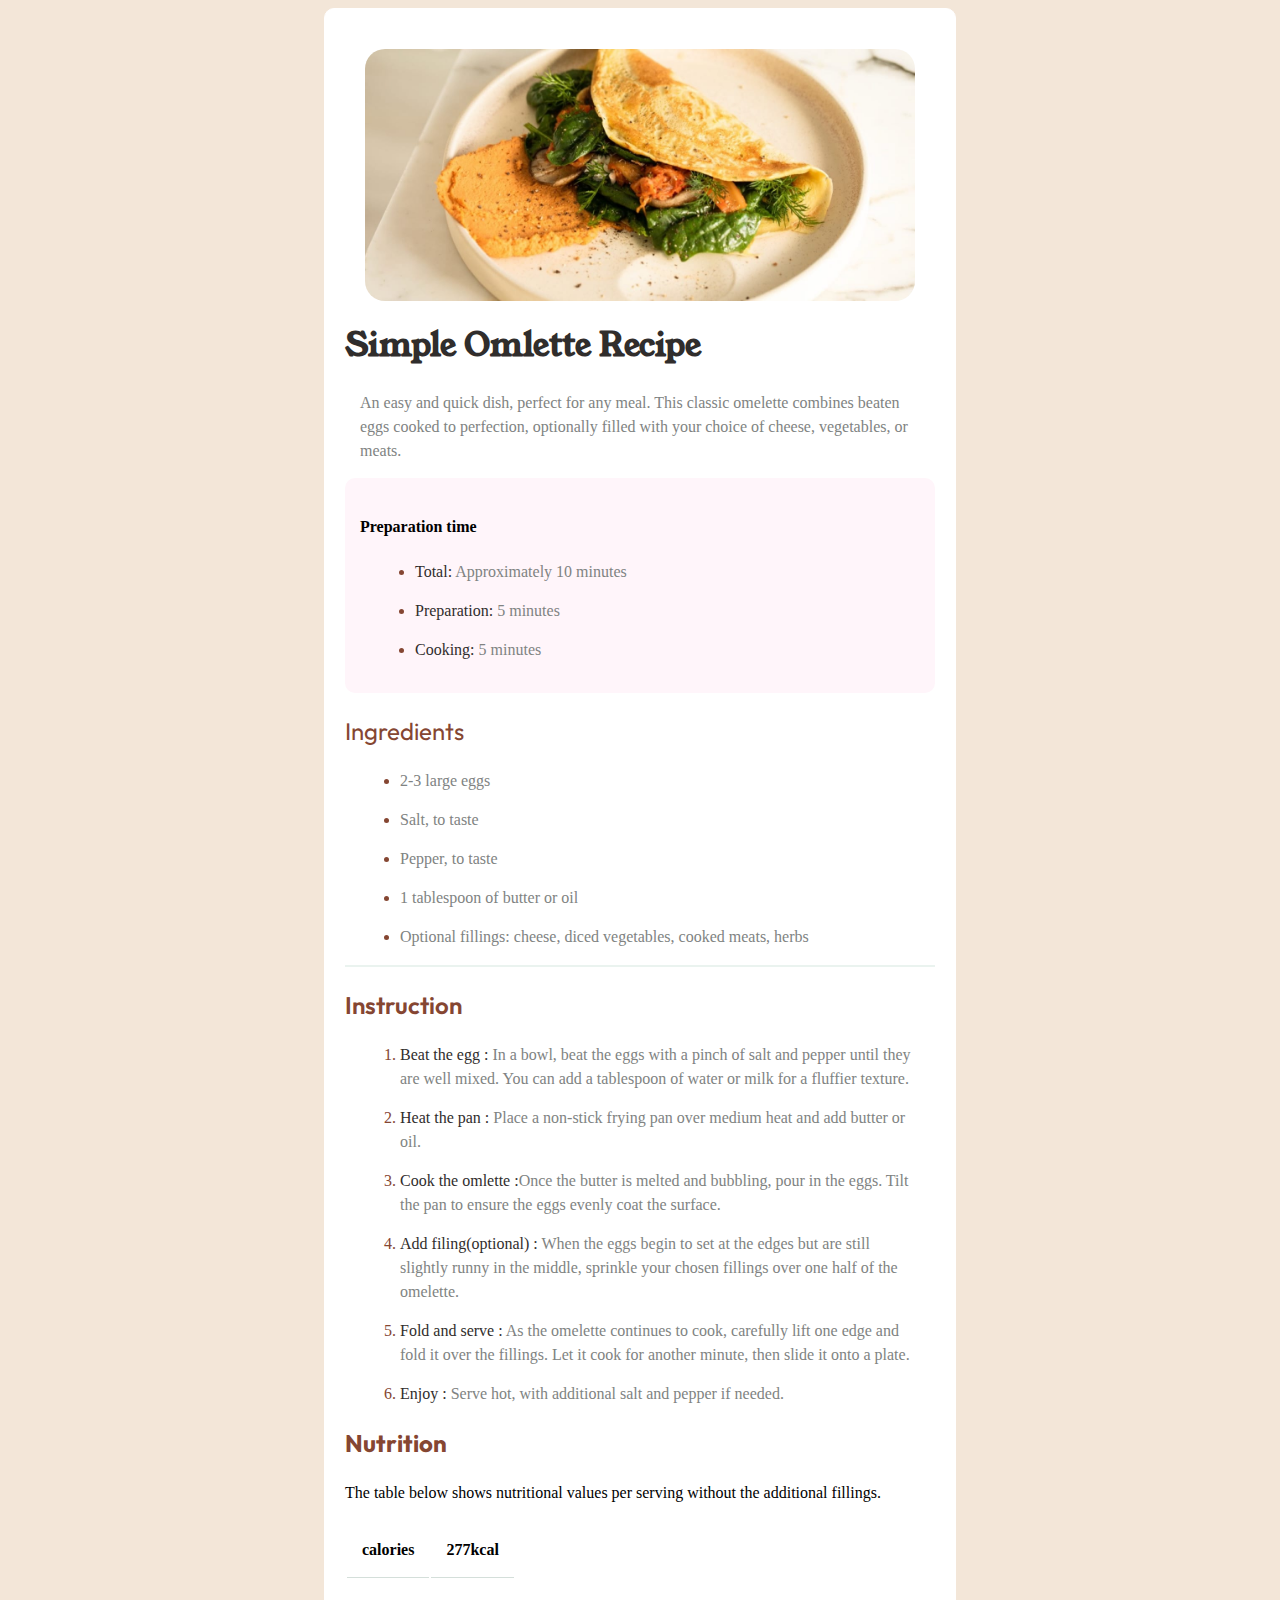
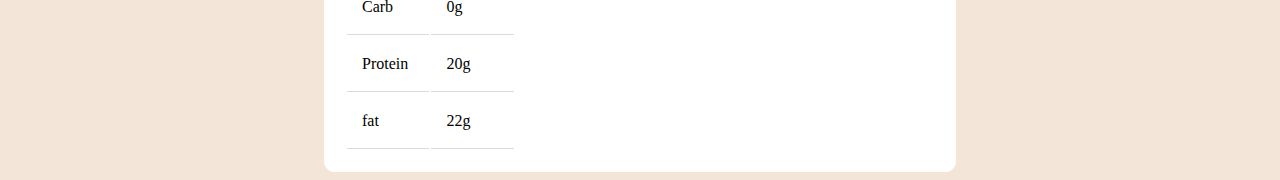
<file: frontendMentor/recipePage/index.html>
<!DOCTYPE html>
<html lang="en">
<head>
	<meta charset="UTF-8">
	<meta name="viewport" content="width=device-width, initial-scale=1.0">
	<link href="https://fonts.googleapis.com/css?family=Young Serif|Outfit" rel="stylesheet" type="text/css" >
	<link rel="stylesheet" href="style.css">
	<title>Recipe page</title>
</head>
<body>
	<main>
		<section>
			
		</section>
		<section>
			<div class="img">
				<img src="image-omelette.jpeg" alt="picture of an omelette" >
			</div>
			
		</section>
		<section class="recipe">
			<h1>Simple Omlette Recipe</h1>
			<p>An easy and quick dish, perfect for any meal. This classic omelette combines beaten eggs cooked 
				to perfection, optionally filled with your choice of cheese, vegetables, or meats.</p>
		</section>
		<section class="Preparation-time">
			<h4>Preparation time</h4>
			<ul>
				<li><span>Total:</span> Approximately 10 minutes</li>
				<li><span>Preparation:</span> 5 minutes</li>
				<li><span>Cooking: </span> 5 minutes</li>
			</ul>
		</section>
		<section class="Ingredients">
			<h2>Ingredients</h2>
			<ul>
				<li> 2-3 large eggs</li>
				<li>Salt, to taste</li>
				<li>Pepper, to taste</li>
				<li> 1 tablespoon of butter or oil</li>
				<li>Optional fillings: cheese, diced vegetables, cooked meats, herbs</li>

			</ul>
			<div class="empty"></div>
		</section>
		<section class="Instruction">
			<h2 >Instruction</h2>
			<ol>
				<li><span>Beat the egg :</span> In a bowl, beat the eggs with a pinch of salt and pepper until they are well mixed. 
					You can add a tablespoon of water or milk for a fluffier texture.
				  </li>
				<li> <span>Heat the pan : </span> Place a non-stick frying pan over medium heat and add butter or oil.</li>
				<li><span>Cook the omlette :</span>Once the butter is melted and bubbling, pour in the eggs. Tilt the pan to ensure 
					the eggs evenly coat the surface.</li>
				<li><span>Add filing(optional) : </span>When the eggs begin to set at the edges but are still slightly runny in the 
					middle, sprinkle your chosen fillings over one half of the omelette.</li>
				<li><span>Fold and serve : </span>As the omelette continues to cook, carefully lift one edge and fold it over the 
					fillings. Let it cook for another minute, then slide it onto a plate.
				  </li>
				<li><span>Enjoy : </span>Serve hot, with additional salt and pepper if needed.</li>
			</ol>
		</section>
		<section>
			<table>
				<h2>Nutrition</h2>
				<p>The table below shows nutritional values per serving without the additional fillings.</p>
				<thead>
					<tr>
						<th>calories</th>
						<th>277kcal</th>
					</tr>
				</thead>
				<tbody>
					<tr>
						<td>Carb</td>
						<td>0g</td>
					</tr>
					<tr>
						<td>Protein</td>
						<td>20g</td>
					</tr>
					<tr>
						<td>fat</td>
						<td>22g</td>
					</tr>
				</tbody>


			</table>
		</section>
	</main>
	
</body>
</html>
</file>
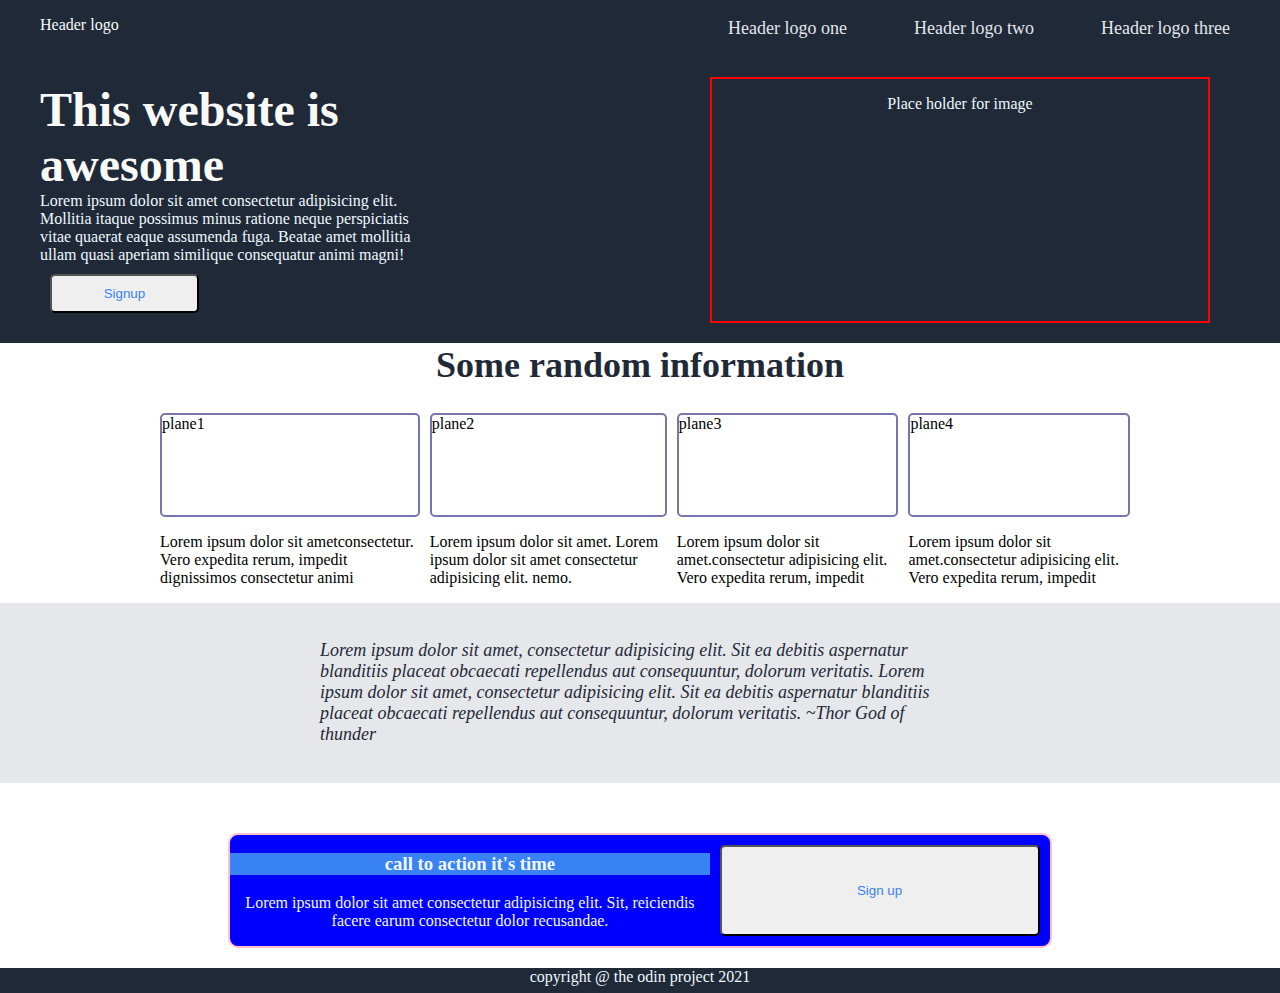
<file: repos/landing-Page/index.html>
<!DOCTYPE html>
<html lang="en">
<head>
	<meta charset="UTF-8">
	<meta name="viewport" content="width=device-width, initial-scale=1.0">
	<link rel="stylesheet" href="style.css">
	<title>Landing page</title>
</head>
<body>
	<header>
		<nav>
			<div  class="header-section">
				<div class="header-logo header-left-col">
					<p>Header logo</p>
				</div>
				<div class="header-list header-right-col ">
				<p>Header logo one </p>
				<p>Header logo two </p>
				<p>Header logo three </p>
				</div>
				
			</div>
		</nav>
		<div class="hero-section">
			<div class="about-section header-left-col">
				
					<h1>This website is awesome</h1>
				
				 
					<p>Lorem ipsum dolor sit amet consectetur
						adipisicing elit. Mollitia itaque 
						possimus minus ratione neque 
						perspiciatis vitae quaerat eaque 
						assumenda fuga. Beatae amet mollitia 
						ullam quasi aperiam similique 
						consequatur animi magni!
				   </p>
				<button>Signup</button>
			</div>
			<div class="place-holder header-right-col">
				<p>Place holder for image</p>
			</div>
		</div>
	</header>
	<section class="info-section">
		<h2>Some random information</h2>
		<div class="flex-section">
			<div  class="plane-box">
				<div>plane1</div>
				<p>Lorem ipsum dolor sit ametconsectetur.
					Vero expedita rerum, impedit 
					dignissimos consectetur animi</p>
			</div>
			<div class="plane-box">
				<div>plane2</div>
				<p>Lorem ipsum dolor sit amet.
					 Lorem ipsum dolor sit amet
					  consectetur adipisicing elit. 
					   nemo.</p>
			</div>
			<div class="plane-box">
				<div>plane3</div>
				<p>Lorem ipsum dolor sit amet.consectetur adipisicing elit.
					Vero expedita rerum, impedit 
				</p>
			</div>
			<div class="plane-box">
				<div>plane4</div>
				<p>Lorem ipsum dolor sit amet.consectetur 
					adipisicing elit.
					Vero expedita rerum, impedit 
				</p>
			</div>

		</div>
		
	</section>
	<section >
		<div class="quote">
			<div>
				<p>Lorem ipsum dolor sit amet, consectetur 
					adipisicing elit. Sit ea debitis aspernatur
					 blanditiis placeat obcaecati repellendus
					  aut consequuntur, dolorum veritatis.
					  Lorem ipsum dolor sit amet, consectetur 
					adipisicing elit. Sit ea debitis aspernatur
					 blanditiis placeat obcaecati repellendus
					  aut consequuntur, dolorum veritatis.
					  <span class="quote-section">~Thor God of thunder</span>
				</p>
			</div>
	
		</div>
			
				
			
			
	</section>
	<section>
		<div class="footer">
			<div class="call" >
				<div class="left">
					<h3>call to action it's time</h3>
				    <p>Lorem ipsum dolor sit amet 
					consectetur adipisicing elit.
					 Sit, reiciendis facere earum 
					 consectetur dolor recusandae.
				    </p>
				</div>
				<button>Sign up</button>
			</div>
		</div>
	</section>
	<footer>
		<p>copyright @ the odin project 2021</p>
	</footer>


	
</body>
</html>
</file>
<file: frontendMentor/recipePage/style.css>
*,*::before,*::after{
	box-sizing: border-box;
	line-height: calc(1em + 0.5em);
}

body{
	background-color:hsl(30, 54%, 90%);

}
p{
	font-size: 16px;
	overflow-wrap: break-word;
}
main{
	border: 1px solid white;
	background-color: hsl(0, 0%, 100%);
	margin: auto;
	width: 50%;
	border-radius: 10px;
	padding: 20px;
	
}

.img{
	margin: 20px;

}

img{
	height: 25%;
	border-radius: 20px;
	display: block;
	max-width: 100%;
	
}

.recipe h1{
	color: hsl(24, 5%, 18%);
	font-weight: 700;
	font-family: 'Young Serif',serif;

}

.Preparation-time{
	background-color: hsl(330, 100%, 98%);
	padding: 15px;
	border-radius: 10px;
}

 h2{
	color: hsl(14, 45%, 36%);
	font-family: 'Outfit',serif;
 }
 .Ingredients h2{
	font-weight: 400;
 }

 .Instruction h2{
	font-weight: 600;
 }

 table h2{
	font-weight: 700;
 }

.Ingredients,
li::marker
{
	color: hsl(14, 45%, 36%);
}
.Ingredients li,
.Instruction li,
.Preparation-time li,
.recipe p{
	color: rgb(128, 131, 130);
	margin: 15px;
	
}
.Instruction p
{
	color:rgb(212, 223, 218); 
}



th,td{
 margin: 10px;
 border-bottom: 1px solid rgb(212, 223, 218) ;
 padding: 15px;
 
}






.empty{
	border: 1px solid rgb(234, 243, 239) ;
}

.Instruction span,
.Preparation-time span{
	color: hsl(24, 5%, 18%);
}
</file>
<file: repos/landing-Page/style.css>
body{
	margin: 0;
	padding: 0px;
}
header{
	color: aliceblue;
	background-color:#1f2937;
	height: 40%;
}
.header-section {
	display: flex;
	justify-content: space-between;
	
	
}
.header-logo{
	padding: 0px;
	font-size: 24x;
	color: #f9faf8;
}

.header-left-col{
	margin-left:40px;

}
.header-right-col{
	margin-left:40px;
	width: 40%;
	margin-right: 50px;

}
.header-list {
	display: flex;
	justify-content: space-between;
}

.header-list p{
	font-size: 18px;
	color: #e5e7eb;
	align-content: space-between;
	margin-left: 10px;


}

.hero-section{
	display: flex;
	justify-content: space-between;
	margin: 20px;
}

.about-section{
	
	width: 30%;
	height: 20%;
	margin: 5px 20px 20px 20px;

	padding: 0px;
	

}
.about-section h1{
	font-size: 48px;
	margin: 0;
	padding: 0;
	font-weight: 900;
	color: #f9faf8;
}

.about-section p{
	
	margin: 0;
	padding: 0;
	
}

.about-section button,
.footer button{
	margin: 10px;
	padding: 10px;
	color: #3882f6;
	width: 40%;
	border-radius: 5px;

}



.place-holder{
	width: 40%;
	margin-bottom: 20px;
	text-align: center;
	border: 2px solid red;
}



/***part 2*/

.info-section{
	height: 30%;
	margin-top: -25px;
	padding: 0;
	justify-items: center;
}

.info-section h2{
	text-align: center;
	line-height: 35px;
	font-size: 36px;
	font-weight: 900;
	color: #1f2937;
}

.flex-section{
	display: flex;
	justify-content: center;
	justify-items: center;
	margin: 0px 150px 0px  150px;
}

.plane-box{
	margin-left: 10px;
}

.plane-box div{
	border: 2px solid rgb(118, 118, 172);
	height: 100px;
	border-radius: 5px;
}

/**section3*/

.quote{
	background-color: #e5e7eb;
	display: flex;
	height: 20vh;
	
}
.quote div{
	width: 50%;
	margin: auto;
}
.quote p{
	font-size: 18px;
	font-style: italic;
	font-weight: lighter;
	color: #1f2937;
}


.footer{
	margin: 50px 20px 20px 20px;
	display: flex;
	justify-content: center;
}

.footer .call {
	border: 2px solid pink;
	align-self: center;
	background-color: blue;
	border-radius : 10px;
	color: aliceblue;
	text-align: center;

	

}

.call{
	display: flex;
	text-align: center;
}



.left{
	width: 60%;
}

.left h3{
	background-color: #3882f6 ;
}
footer{
	background-color: #1f2937;
	height: 25px;
}

footer p{
	text-align: center;
	color: aliceblue;
}
</file>
